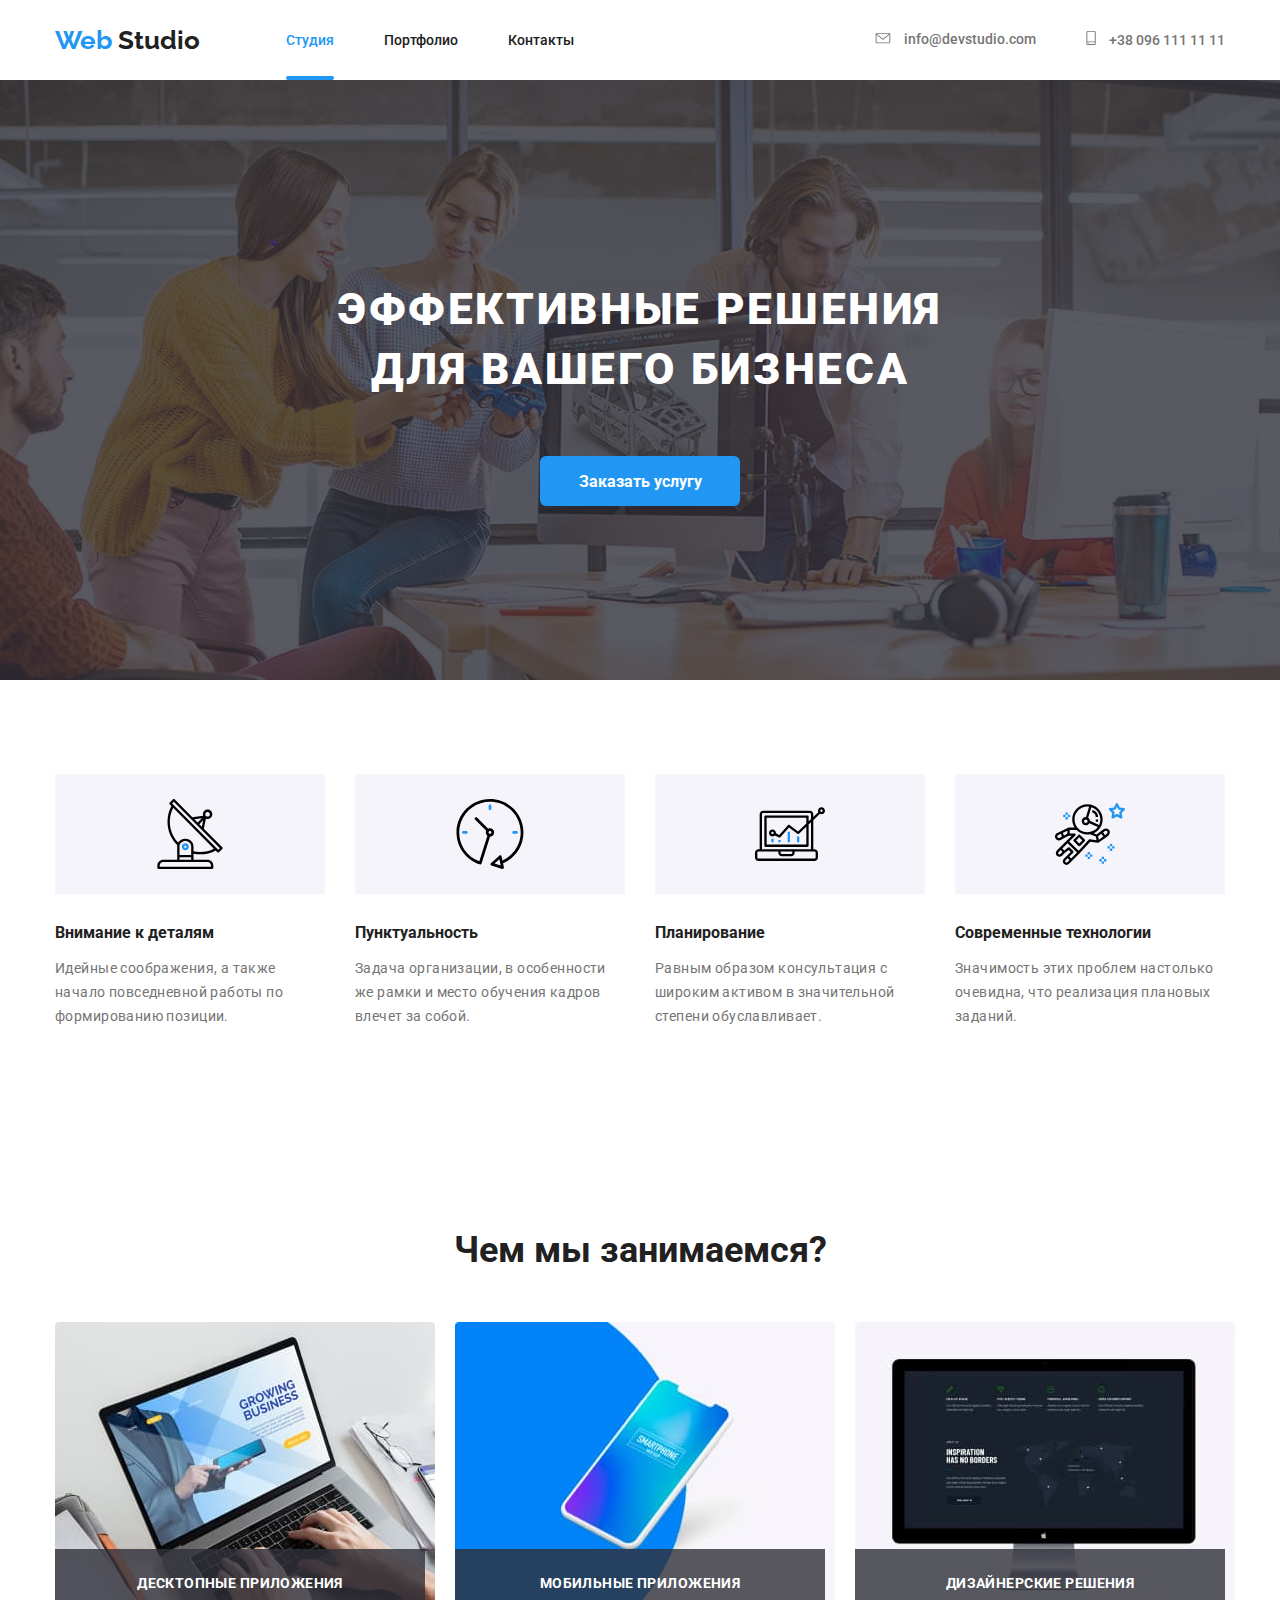
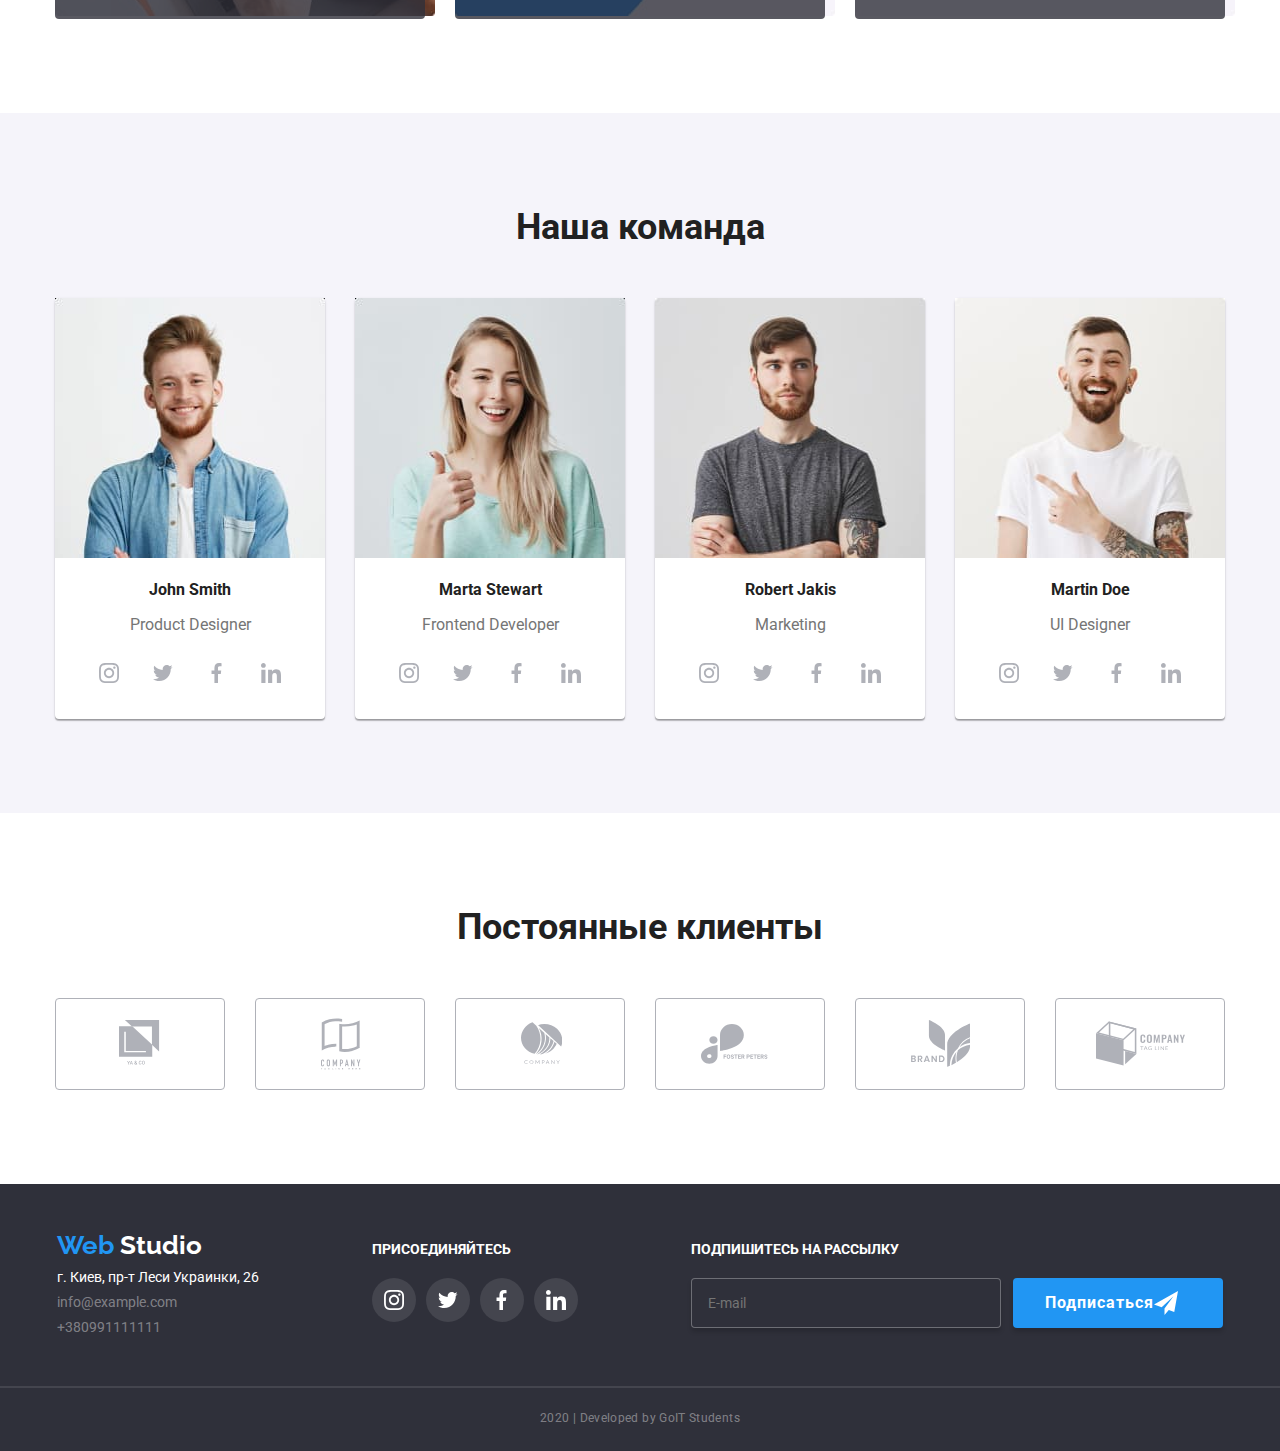
<file: index.html>
<!DOCTYPE html>
<html lang="en">

<head>
  <meta charset="UTF-8" />
  <meta name="viewport" content="width=device-width, initial-scale=1.0" />

  <title>Web Studio</title>
  <link
    href="https://fonts.googleapis.com/css2?family=Raleway:wght@700;900&family=Roboto:wght@400;500;700;900&display=swap"
    rel="stylesheet" />
  <link rel="stylesheet" href="https://cdnjs.cloudflare.com/ajax/libs/modern-normalize/0.6.0/modern-normalize.css">
  <link rel="stylesheet" href="./css/main.min.css" />





</head>

<body>
  <!--ШАПКА сайта-->

  <header class="header-content container">

    <nav class="main-nav">
      <a href="./index.html">
        <span class="logo">Web
          <span class="studio">Studio</span>
        </span>
      </a>

      <ul class="site-nav">
        <li class="item-nav"><a class="nav-option current" href="./index.html">Студия</a></li>
        <li class="item-nav"><a class="nav-option " href="./portfolio.html">Портфолио</a></li>
        <li class="item-nav"><a class="nav-option" href="">Контакты</a></li>
      </ul>
    </nav>

    <ul class="contacts break">
      <li class="header-contact">
        <a class="contact-link" href="mailto:info@devstudio.com">
          <svg class="contact-email">
            <use href="./img/symbol-defs.svg#icon-envelope"></use>
          </svg>
          info@devstudio.com</a>

      <li class="header-contact">

        <a class="contact-link" href="tel:+380961111111">
          <svg class="phone-number">
            <use href="./img/symbol-defs.svg#icon-smartphone"></use>
          </svg>
          +38 096 111 11 11</a>
      </li>

      </li>
    </ul>




  </header>

  <main>



    <section class="section-hero">
      <div class="overlay-image">
        <h1 class="hero-title ">
          эффективные решения <br />
          для вашего бизнеса
        </h1>
        <button class="order-button" data-open-modal>Заказать услугу</button>

      </div>

      <!-- Modalka -->
      <div class="backdrop is-hidden" data-backdrop>
        <div class="modal">

          <form action class="form">
            <b class="disclaimer">Оставьте свои данные, мы вам перезвоним!</b>


            <!-- поле Формы -->
            <div class="form-field">

              <input class="field" type="text" id="name" placeholder=" ">
              <label class="form-label" for="name">Имя</label>
              <svg class="icohead" width="12" height="12">
                <use href="./img/symbol-defs.svg#icon-iconhead"></use>
              </svg>
            </div>

            <!-- поле Формы -->

            <div class="form-field">
              <input class="field" type="tel" name="telephone" placeholder=" " />
              <label class="form-label">Телефон</label>
              <svg class="icohead" width="13" height="13">
                <use href="./img/symbol-defs.svg#icon-iconcall"></use>
              </svg>
            </div>
            <div class="form-field">
              <input class="field" type="email" name="email" placeholder=" " />
              <label class="form-label">
                Почта
              </label>
              <svg class="icohead" width="15" height="12">
                <use href="./img/symbol-defs.svg#icon-iconmail "></use>
              </svg>

            </div>
            <div class="text-field">

              <textarea class="field comment" name="comment" id="comment" rows="8" placeholder=" "></textarea>
              <span class="comment-label">Комментарий</span>
            </div>

            <div class="form-agreement">
              <label for="agreement">
                <input class="checkbox" type="checkbox" name="agreement" id="agreement">
                <svg class="checkbox-icon" width="15" height="15">
                  <use href=""></use>
                </svg>
                <span class="iagree"> Согласен с рассылкой и принимаю&nbsp;<a class="terms-link" href=""> Условия
                    договора</a></span>
              </label>
            </div>



            <button class="send-form" type="submit">Отправить</button>

            <button class="close-button" data-close-modal>

              <svg class="close-icon" width="11" height="11">
                <use href="./img/symbol-defs.svg#icon-close"></use>
              </svg>
            </button>

          </form>

        </div>

      </div>
      <!-- modalka end -->


    </section>




    <!-- central  -->

    <section class="section">
      <div class="container">

        <ul class="advantage-list">
          <li class="adv-item">

            <div class="plus">
              <svg class="advantage-icon" width="70 " height="70">
                <use href="./img/symbol-defs.svg#icon-antenna"></use>
              </svg>
            </div>
            <h3 class="section-title">Внимание к деталям</h3>
            <p class="text-section">
              Идейные соображения, а также начало повседневной работы по формированию позиции.
            </p>
          </li>
          <li class="adv-item">
            <div class="plus">
              <svg class="advantage-icon" width="70" height="70">
                <use href="./img/symbol-defs.svg#icon-clock"></use>
              </svg>
            </div>

            <h3 class="section-title">Пунктуальность</h3>
            <p class="text-section">
              Задача организации, в особенности же рамки и место обучения кадров влечет за собой.
            </p>
          </li>
          <li class="adv-item">
            <div class="plus">
              <svg class="advantage-icon" width="70" height="70">
                <use href="./img/symbol-defs.svg#icon-diagram"></use>
              </svg>
            </div>
            <h3 class="section-title">Планирование</h3>
            <p class="text-section">
              Равным образом консультация с <br />
              широким активом в значительной <br />
              степени обуславливает.
            </p>
          </li>
          <li class="adv-item">
            <div class="plus">
              <svg class="advantage-icon" width="70" height="70">
                <use href="./img/symbol-defs.svg#icon-astronaut"></use>
              </svg>
            </div>
            <h3 class="section-title">Современные технологии</h3>
            <p class="text-section">
              Значимость этих проблем настолько
              очевидна, что реализация плановых
              заданий.
            </p>
          </li>
        </ul>
      </div>
    </section>

    <section class="section">
      <div class="container">
        <h2 class="central-title">Чем мы занимаемся?</h2>
        <ul class="list-work">
          <li class="work-item">
            <img src="./img/occupation1.jpg" alt="desktop apps" />
            <h3 class="products-white">Десктопные приложения</h3>
          </li>
          <li class="work-item">
            <img src="./img/occupation2.jpg" alt="mobile apps" />
            <h3 class="products-white">Мобильные приложения</h3>
          </li>
          <li class="work-item">
            <img src="./img/occupation3.jpg" alt="designer's solution" />
            <h3 class="products-white">Дизайнерские решения</h3>
          </li>
        </ul>
      </div>
    </section>

    <section class="section-team section">

      <div class="container">
        <h2 class="central-title">Наша команда</h2>
        <ul class="team-list">
          <li class="member">
            <img src="./img/chel1.jpg" alt="photo1" />
            <h3 class="member-name">John Smith</h3>
            <p>Product Designer</p>
            <ul class="social-list">
              <li class="social-item">
                <a class="social-option" href="" aria-label="Instagram link">
                  <svg class="icon-social" width="20" height="20">
                    <use href="./img/symbol-defs.svg#icon-instagram2"></use>

                  </svg>
                </a>
              </li>
              <li class="social-item">
                <a class="social-option" href="" aria-label="twitter link">
                  <svg class="icon-social" width="20" height="20">
                    <use href="./img/symbol-defs.svg#icon-twitter"></use>

                  </svg>
                </a>
              </li>
              <li class="social-item">
                <a class="social-option" href="" aria-label="FACEBOOK LINK">
                  <svg class="icon-social" width="20" height="20">
                    <use href="./img/symbol-defs.svg#icon-facebook"></use>

                  </svg>
                </a>
              </li>
              <li class="social-item">
                <a class="social-option" href="" aria-label="lINKEDIN LINK">
                  <svg class="icon-social" width="20" height="20">
                    <use href="./img/symbol-defs.svg#icon-linkedin"></use>

                  </svg>
                </a>
              </li>
            </ul>
          </li>
          <li class="member">
            <img src="./img/chel-2.jpg" alt="photo2" />
            <h3 class="member-name">Marta Stewart</h3>
            <p>Frontend Developer</p>
            <ul class="social-list">
              <li class="social-item">
                <a class="social-option" href="" aria-label="Instagram link">
                  <svg class="icon-social" width="20" height="20">
                    <use href="./img/symbol-defs.svg#icon-instagram2"></use>

                  </svg>
                </a>
              </li>
              <li class="social-item">
                <a class="social-option" href="" aria-label="twitter link">
                  <svg class="icon-social" width="20" height="20">
                    <use href="./img/symbol-defs.svg#icon-twitter"></use>

                  </svg>
                </a>
              </li>
              <li class="social-item">
                <a class="social-option" href="" aria-label="FACEBOOK LINK">
                  <svg class="icon-social" width="20" height="20">
                    <use href="./img/symbol-defs.svg#icon-facebook"></use>

                  </svg>
                </a>
              </li>
              <li class="social-item">
                <a class="social-option" href="" aria-label="lINKEDIN LINK">
                  <svg class="icon-social" width="20" height="20">
                    <use href="./img/symbol-defs.svg#icon-linkedin"></use>

                  </svg>
                </a>
              </li>
            </ul>
          </li>
          <li class="member">
            <img src="./img/chel3.jpg" alt="photo3" />
            <h3 class="member-name">Robert Jakis</h3>
            <p>Marketing</p>
            <ul class="social-list">
              <li class="social-item">
                <a class="social-option" href="" aria-label="Instagram link">
                  <svg class="icon-social" width="20" height="20">
                    <use href="./img/symbol-defs.svg#icon-instagram2"></use>

                  </svg>
                </a>
              </li>
              <li class="social-item">
                <a class="social-option" href="" aria-label="twitter link">
                  <svg class="icon-social" width="20" height="20">
                    <use href="./img/symbol-defs.svg#icon-twitter"></use>

                  </svg>
                </a>
              </li>
              <li class="social-item">
                <a class="social-option" href="" aria-label="FACEBOOK LINK">
                  <svg class="icon-social" width="20" height="20">
                    <use href="./img/symbol-defs.svg#icon-facebook"></use>

                  </svg>
                </a>
              </li>
              <li class="social-item">
                <a class="social-option" href="" aria-label="lINKEDIN LINK">
                  <svg class="icon-social" width="20" height="20">
                    <use href="./img/symbol-defs.svg#icon-linkedin"></use>

                  </svg>
                </a>
              </li>
            </ul>
          </li>
          <li class="member">
            <img src="./img/chel-4.jpg" alt="photo4" />
            <h3 class="member-name">Martin Doe</h3>
            <p>UI Designer</p>
            <ul class="social-list">
              <li class="social-item">
                <a class="social-option" href="" aria-label="Instagram link">
                  <svg class="icon-social" width="20" height="20">
                    <use href="./img/symbol-defs.svg#icon-instagram2"></use>

                  </svg>
                </a>
              </li>
              <li class="social-item">
                <a class="social-option" href="" aria-label="twitter link">
                  <svg class="icon-social" width="20" height="20">
                    <use href="./img/symbol-defs.svg#icon-twitter"></use>

                  </svg>
                </a>
              </li>
              <li class="social-item">
                <a class="social-option" href="" aria-label="FACEBOOK LINK">
                  <svg class="icon-social" width="20" height="20">
                    <use href="./img/symbol-defs.svg#icon-facebook"></use>

                  </svg>
                </a>
              </li>
              <li class="social-item">
                <a class="social-option" href="" aria-label="lINKEDIN LINK">
                  <svg class="icon-social" width="20" height="20">
                    <use href="./img/symbol-defs.svg#icon-linkedin"></use>

                  </svg>
                </a>
              </li>
            </ul>
      </div>

    </section>




    <section class="section">
      <div class="container">
        <h2 class="central-title">Постоянные клиенты</h2>
        <ul class="client-list">
          <li class="client-item">
            <a class="logo-first" href=""><svg class="company-logo" width="44" height="49">
                <use href="./img/symbol-defs.svg#icon-logo1"></use>

              </svg> </a></li>
          <li class="client-item">
            <a class="logo-first" href=""><svg class="company-logo" width="40" height="52">
                <use href="./img/symbol-defs.svg#icon-logo2"></use>

              </svg></a></li>
          <li class="client-item">
            <a class="logo-first" href="">
              <svg class="company-logo" width="41" height="43">
                <use href="./img/symbol-defs.svg#icon-logo3"></use>

              </svg>
            </a>
          </li>
          <li class="client-item">
            <a class="logo-first" href=""><svg class="company-logo" width="80" height="42">
                <use href="./img/symbol-defs.svg#icon-logo4"></use>

              </svg></a>
          </li>
          <li class="client-item">
            <a class="logo-first" href="">
              <svg class="company-logo" width="59" height="47">
                <use href="./img/symbol-defs.svg#icon-logo5"></use>

              </svg>
            </a>
          </li>
          <li class="client-item">
            <a class="logo-first" href="">
              <svg class="company-logo" width="89" height="46">
                <use href="./img/symbol-defs.svg#icon-logo6"></use>

              </svg>
            </a>
          </li>

        </ul>
      </div>
    </section>


  </main>


  <footer>
    <div class="footer-content">
      <div class="logo-address">
        <a class="logo-link" href="./index.html">
          <span class="logo">Web
            <span class="studio-white">Studio</span>
          </span>
        </a>
        <address>
          <span class="address">г. Киев, пр-т Леси Украинки, 26</span>
          <!-- <br /> -->

          <a class="tel-email" href="mailto:info@example.com">info@example.com</a>
          <!-- <br /> -->
          <a class="tel-email" href="tel:+380991111111">+380991111111</a>
        </address>
      </div>
      <!-- check -->

      <div class="footer-social">
        <b class="join">Присоединяйтесь</b>
        <ul class="social-list">
          <li class="footer-item">
            <a class="social-option" href="" aria-label="Instagram link">
              <svg class="footer-svg" width="20" height="20">
                <use href="./img/symbol-defs.svg#icon-instagram2"></use>

              </svg>
            </a>
          </li>
          <li class="footer-item">
            <a class="social-option" href="" aria-label="twitter link">
              <svg class="footer-svg" width="20" height="20">
                <use href="./img/symbol-defs.svg#icon-twitter"></use>

              </svg>
            </a>
          </li>
          <li class="footer-item">
            <a class="social-option" href="" aria-label="FACEBOOK LINK">
              <svg class="footer-svg" width="20" height="20">
                <use href="./img/symbol-defs.svg#icon-facebook"></use>

              </svg>
            </a>
          </li>
          <li class="footer-item">
            <a class="social-option" href="" aria-label="lINKEDIN LINK">
              <svg class="footer-svg" width="20" height="20">
                <use href="./img/symbol-defs.svg#icon-linkedin"></use>

              </svg>
            </a>
          </li>
        </ul>
      </div>

      <div class="footer-subscribe">
        <b class="join">Подпишитесь на рассылку</b>
        <form class="join-form">
          <input class="email-footer" type="email" placeholder="E-mail" />
          <button class="button-join" type="submit">
            Подписаться
            <svg width="24" height="24">
              <use href="./img/symbol-defs.svg#icon-icon-send"></use>
            </svg>
          </button>
        </form>
      </div>
    </div>

    <div class="copyright-div">
      <p class="line"></p>
      <p class="copyright">2020 | Developed by GoIT Students</p>
    </div>


  </footer>

  <script src="./js/modal.js">




  </script>
</body>

</html>
</file>
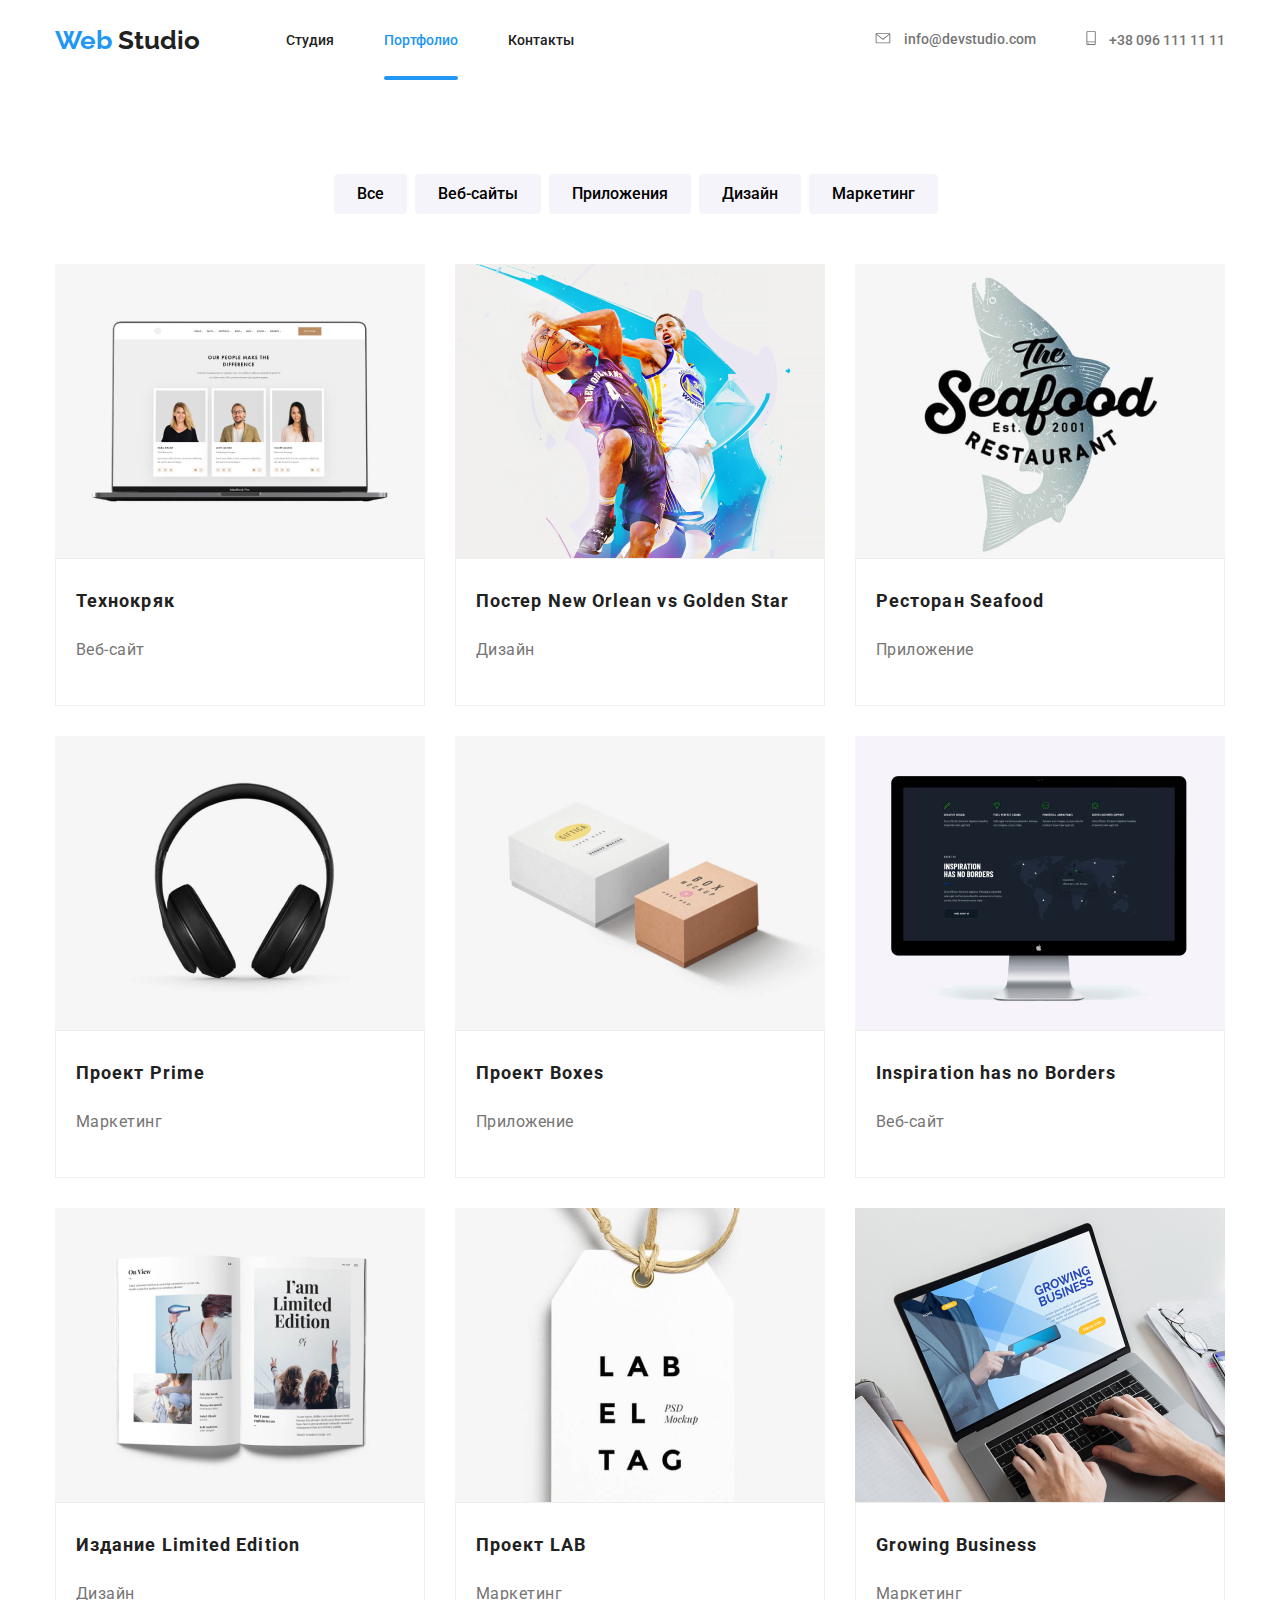
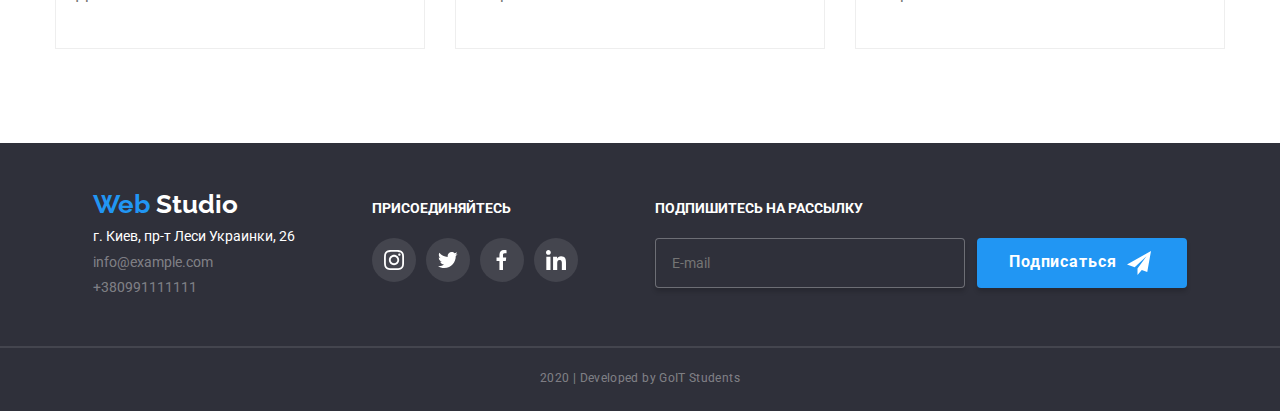
<file: portfolio.html>
<!DOCTYPE html>
<html lang="en">
  <head>
    <meta charset="UTF-8" />
    <meta name="viewport" content="width=device-width, initial-scale=1.0" />
    <title>Portfolio</title>
    <link
    href="https://fonts.googleapis.com/css2?family=Raleway:wght@700;900&family=Roboto:wght@400;500;700;900&display=swap"
    rel="stylesheet"
  />
<link rel="stylesheet" href="https://cdnjs.cloudflare.com/ajax/libs/modern-normalize/0.6.0/modern-normalize.css">
    <link rel="stylesheet" href="./css/profile.min.css" /> 
  </head>
  <body>
    <!--ШАПКА сайта-->
    <header class="header-content container">
    
      <nav class="main-nav">
        <a href="./index.html">
          <span class="logo">Web
            <span class="studio">Studio</span>
          </span>
        </a>
    
        <ul class="site-nav">
          <li class="item-nav"><a class="nav-option " href="./index.html">Студия</a></li>
          <li class="item-nav"><a class="nav-option current" href="./portfolio.html">Портфолио</a></li>
          <li class="item-nav"><a class="nav-option" href="">Контакты</a></li>
        </ul>
      </nav>
    
      <ul class="contacts break">
        <li class="header-contact">
          <a class="contact-link" href="mailto:info@devstudio.com">
            <svg class="contact-email">
              <use href="./img/symbol-defs.svg#icon-envelope"></use>
            </svg>
            info@devstudio.com</a>
    
        <li class="header-contact">
    
          <a class="contact-link" href="tel:+380961111111">
            <svg class="phone-number">
              <use href="./img/symbol-defs.svg#icon-smartphone"></use>
            </svg>
            +38 096 111 11 11</a>
        </li>
    
        </li>
      </ul>
    
    
    
    
    </header>
      <main>
      
        <section class="section">
         <div class="container">
          <ul class="list-buttons">
            <!--radio button-->
            <li class="filter-item">
              <button class="filter-button" type="button">Все</button>
            </li>
            <li class="filter-item">
              <button class="filter-button" type="button">Веб-сайты</button>
            </li>
  
            <li class="filter-item">
              <button class="filter-button" type="button">Приложения</button>
            </li>
            <li class="filter-item">
              <button class="filter-button" type="button">Дизайн</button>
            </li>
            <li class="filter-item">
              <button class="filter-button" type="button">Маркетинг</button>
            </li>
          </ul>
  
            <ul class="list-portfolio">
              <li class="portfolio-item">
                <a href="">
                <div class="overlay">
                  <img class="image-portfolio" src="./img/portfolio1.jpg" width="370" alt="portfolio-image">
                  <p class="content-text">Технокряк это современная площадка распространения коронавируса.
                    Компании используют эту платформу для цифрового шпионажа и атак на защищённые сервера конкурентов.
                  </p>
                </div>
                <div class="block">
                  <h3 class="portfolio-heading">Технокряк</h3>
                  <p class="port-text">Веб-сайт</p>
                </div>
                </a>
              </li>
              <li class="portfolio-item">
                <a href="">
                  <div class="overlay">
                  <img class="image-portfolio"  src="./img/portfolio2.jpg" width="370" alt="Sport" />
                  <p class="content-text">Технокряк это современная площадка распространения коронавируса.
                    Компании используют эту платформу для цифрового шпионажа и атак на защищённые сервера конкурентов.
                  </p>
                </div>
                <div class="block">
                  <h3  class="portfolio-heading">Постер New Orlean vs Golden Star</h3>
                  <p class="port-text">Дизайн</p>
                  </div></a
                >
              </li>
              <li class="portfolio-item">
                <a href=""
                  >
                  <div class="overlay">
                    <img class="image-portfolio"  src="./img/portfolio3.jpg" width="370" alt="Seafood" />
                  <p class="content-text">Технокряк это современная площадка распространения коронавируса.
                    Компании используют эту платформу для цифрового шпионажа и атак на защищённые сервера конкурентов.
                  </p>
                </div>
                <div class="block">
                  <h3  class="portfolio-heading">Ресторан Seafood</h3>
                  <p class="port-text">Приложение</p>
                </div> 
                </a
                >
              </li>
              <li class="portfolio-item">
                <a href="">
                  <div class="overlay">
                    <img class="image-portfolio"  src="./img/portfolio4.jpg" width="370"  alt="headset" />
                    <p class="content-text">Технокряк это современная площадка распространения коронавируса.
                      Компании используют эту платформу для цифрового шпионажа и атак на защищённые сервера конкурентов.
                    </p>
                   
                  </div>
                  <div class="block">
                    <h3  class="portfolio-heading">Проект Prime</h3>
                  <p class="port-text">Маркетинг</p>
                  </div>
                  </a
                >
              </li>
              <li class="portfolio-item">
                <a href="">
                  <div class="overlay">
                    <img  class="image-portfolio" src="./img/portfolio5.jpg" width="370" alt="boxes" />
                  <p class="content-text">Технокряк это современная площадка распространения коронавируса.
                    Компании используют эту платформу для цифрового шпионажа и атак на защищённые сервера конкурентов.
                  </p>
                  </div>
                  <div class="block">
                    <h3  class="portfolio-heading">Проект Boxes</h3>
                  <p  class="port-text">Приложение</p>
                  </div>

                </a>
              </li>
              <li class="portfolio-item">
                <a href="">
                  <div class="overlay">
                    <img  class="image-portfolio" src="./img/portfolio6.jpg" width="370" alt="screen" />
                  <p class="content-text">Технокряк это современная площадка распространения коронавируса.
                    Компании используют эту платформу для цифрового шпионажа и атак на защищённые сервера конкурентов.
                  </p>
                  </div>
                  <div class="block">
                    <h3  class="portfolio-heading">Inspiration has no Borders</h3>
                  <p  class="port-text">Веб-сайт</p>
                  </div>
                </a>
              </li>
              <li class="portfolio-item">
                <a href="">
                  <div class="overlay">
                    <img  class="image-portfolio" src="./img/portfolio7.jpg" width="370" alt="magazines" />
                  <p class="content-text">Технокряк это современная площадка распространения коронавируса.
                    Компании используют эту платформу для цифрового шпионажа и атак на защищённые сервера конкурентов.
                  </p>
                  </div>
                 <div class="block">
                  <h3  class="portfolio-heading">Издание Limited Edition</h3>
                  <p  class="port-text">Дизайн</p>
                 </div>
                </a>
              </li>
              <li class="portfolio-item">
                <a href="">
                  <div class="overlay">
                    <img  class="image-portfolio" src="./img/portfolio8.jpg" width="370" alt="project-lab" />
                  <p class="content-text">Технокряк это современная площадка распространения коронавируса.
                    Компании используют эту платформу для цифрового шпионажа и атак на защищённые сервера конкурентов.
                  </p>
                  </div>
                  <div class="block">
                    <h3  class="portfolio-heading">Проект LAB</h3>
                  <p  class="port-text">Маркетинг</p>
                  </div>
                </a>
              </li>
              <li class="portfolio-item">
                <a href="">
                  <div class="overlay">
                    <img  class="image-portfolio" src="./img/portfolio9.jpg" width="370"   alt="lap-top" />
                  <p class="content-text">Технокряк это современная площадка распространения коронавируса.
                    Компании используют эту платформу для цифрового шпионажа и атак на защищённые сервера конкурентов.
                  </p>
                  </div>
                  <div class="block">
                    <h3  class="portfolio-heading">Growing Business</h3>
                  <p class="port-text">Маркетинг</p>
                  </div>
                </a>
              </li>
            </ul>
         </div>
          </section>
      
        
      
    </main> 
    <footer>
      <div class="footer-content container">
  <div class="logo-address">
    <a class="logo-link" href="./index.html">
      <span class="logo"
        >Web
        <span class="studio-white">Studio</span>
      </span>
    </a>
    <address >
      <span class="address">г. Киев, пр-т Леси Украинки, 26</span>
      <!-- <br /> -->

      <a class="tel-email" href="mailto:info@example.com"
        >info@example.com</a
      >
      <!-- <br /> -->
      <a class="tel-email" href="tel:+380991111111">+380991111111</a>
    </address>
  </div>
  <!-- check -->

  <div class="footer-social">
    <b class="join">Присоединяйтесь</b>
    <ul class="social-list">
      <li class="footer-item">
        <a class="social-option" href="" aria-label="Instagram link">
         <svg class="footer-svg" width="20" height="20">
          <use href="./img/symbol-defs.svg#icon-instagram2"></use>

         </svg>
        </a>
      </li>
      <li  class="footer-item">
        <a  class="social-option" href="" aria-label="twitter link">
          <svg class="footer-svg" width="20" height="20">
            <use href="./img/symbol-defs.svg#icon-twitter"></use>

           </svg>         
        </a>
      </li>
      <li  class="footer-item">
        <a  class="social-option" href="" aria-label="FACEBOOK LINK">
          <svg class="footer-svg" width="20" height="20">
            <use href="./img/symbol-defs.svg#icon-facebook"></use>

           </svg>      
        </a>
      </li>
      <li  class="footer-item">
        <a  class="social-option" href="" aria-label="lINKEDIN LINK">
          <svg class="footer-svg" width="20" height="20">
            <use href="./img/symbol-defs.svg#icon-linkedin"></use>

           </svg>       
        </a>
      </li>
    </ul>
  </div>

  <div class="footer-subscribe">
    <b class="join">Подпишитесь на рассылку</b>
    <form class="join-form">
      <input class="email-footer" type="email" placeholder="E-mail" />
    <button class="button-join" type="submit">          
      Подписаться
      <svg class="join-svg" width="24" height="24">
        <use href="./img/symbol-defs.svg#icon-icon-send"></use>
      </svg>
    </button>
    </form>
  </div>
 </div>

 <div class="copyright-div">
  <p class="line"></p>
  <p class="copyright">2020 | Developed by GoIT Students</p>
 </div>


</footer>
  
  </body>
</html>
</file>
<file: css/main.min.css>
/*! modern-normalize v0.6.0 | MIT License | https://github.com/sindresorhus/modern-normalize */*,*::before,*::after{-webkit-box-sizing:border-box;box-sizing:border-box}:root{-moz-tab-size:4;-o-tab-size:4;tab-size:4}html{line-height:1.15;-webkit-text-size-adjust:100%}body{margin:0}body{font-family:system-ui,-apple-system,"Segoe UI",Roboto,Helvetica,Arial,sans-serif,"Apple Color Emoji","Segoe UI Emoji"}hr{height:0}abbr[title]{-webkit-text-decoration:underline dotted;text-decoration:underline dotted}b,strong{font-weight:bolder}code,kbd,samp,pre{font-family:SFMono-Regular, Consolas, "Liberation Mono", Menlo, monospace;font-size:1em}small{font-size:80%}sub,sup{font-size:75%;line-height:0;position:relative;vertical-align:baseline}sub{bottom:-0.25em}sup{top:-0.5em}button,input,optgroup,select,textarea{font-family:inherit;font-size:100%;line-height:1.15;margin:0}button,select{text-transform:none}button,[type="button"],[type="reset"],[type="submit"]{-webkit-appearance:button}button::-moz-focus-inner,[type="button"]::-moz-focus-inner,[type="reset"]::-moz-focus-inner,[type="submit"]::-moz-focus-inner{border-style:none;padding:0}button:-moz-focusring,[type="button"]:-moz-focusring,[type="reset"]:-moz-focusring,[type="submit"]:-moz-focusring{outline:1px dotted ButtonText}fieldset{padding:0.35em 0.75em 0.625em}legend{padding:0}progress{vertical-align:baseline}[type="number"]::-webkit-inner-spin-button,[type="number"]::-webkit-outer-spin-button{height:auto}[type="search"]{-webkit-appearance:textfield;outline-offset:-2px}[type="search"]::-webkit-search-decoration{-webkit-appearance:none}::-webkit-file-upload-button{-webkit-appearance:button;font:inherit}summary{display:list-item}html,body,ul,ol{margin:0;padding:0}ul{margin:0;padding:0;list-style:none}a{list-style:none;text-decoration:none;margin:0;padding:0;display:block;cursor:pointer;margin:0}html{margin:0;padding:0;-webkit-box-sizing:border-box;box-sizing:border-box}*,*::before,*::after{-webkit-box-sizing:inherit;box-sizing:inherit}body{background-color:var(--main-bg-color);font-size:14px;background:var(--main-bg-color);font-family:Roboto, sans-serif}h1,h2,h3{color:#212121;margin:0;padding:0}.logo{color:#2196f3;font-family:Raleway,sans-serif,sans-serif;font-style:normal;font-weight:bold;font-size:26px;line-height:31px;width:153px;height:1.19;margin-bottom:25px}.studio{color:#212121}.logo-address{margin-top:45px;margin-bottom:28px}.logo-link{margin-bottom:8px}.studio-white{color:#fff}.section{padding-bottom:94px;padding-top:94px}.container{margin-left:auto;margin-right:auto;width:1200px;padding-left:15px;padding-right:15px}.header-content{display:-webkit-box;display:-ms-flexbox;display:flex}.main-nav{display:-webkit-box;display:-ms-flexbox;display:flex;-webkit-box-align:center;-ms-flex-align:center;align-items:center}.site-nav{font-family:Roboto,sans-serif,sans-serif;font-style:normal;font-weight:500;font-size:14px;list-style:none;display:-webkit-box;display:-ms-flexbox;display:flex;margin-left:86px}.item-nav{margin-right:50px}.item-nav:last-child{margin-right:0}.nav-option{color:#212121;display:inline-block;padding-top:32px;padding-bottom:32px;position:relative}.nav-option:hover,.nav-option:focus{color:#2196f3}.current{color:#2196f3;position:relative}.current:after{content:"";position:absolute;bottom:0;right:0;display:block;width:100%;height:4px;background:#2196f3;border-radius:2px;opacity:1;-webkit-transition:opacity 250ms cubic-bezier(0.4, 0, 0.2, 1);transition:opacity 250ms cubic-bezier(0.4, 0, 0.2, 1)}.contacts{display:-webkit-inline-box;display:-ms-inline-flexbox;display:inline-flex;margin-left:auto;-webkit-box-align:center;-ms-flex-align:center;align-items:center}.contacts .header-contact+.header-contact{margin-left:50px}.break{padding:0;list-style:none;text-decoration:none}.contact-link{display:block;color:#757575;font-style:normal;font-weight:500;font-size:14px;line-height:1.14;text-decoration:none;list-style:none}.contact-link:hover,.contact-link:focus{color:#2196f3}.contact-link:hover,.contact-link:focus .contact-email{--color4: $accent-color}.contact-link:hover,.contact-link:focus .phone-number{--color4: $accent-color}.header-contact{display:-webkit-box;display:-ms-flexbox;display:flex}.contact-email{display:inline-block;width:16px;height:11px;margin-right:10px;fill:#2196f3}.phone-number{display:inline-block;width:10px;height:14px;margin-right:10px;fill:#2196f3}.section-hero{text-align:center}.overlay-image{max-width:1600px;height:600px;margin-right:auto;margin-left:auto;background-image:-webkit-gradient(linear, left top, right top, from(rgba(47,48,58,0.8)), to(rgba(47,48,58,0.8))),url(../img/Headerimg.png);background-image:linear-gradient(to right, rgba(47,48,58,0.8), rgba(47,48,58,0.8)),url(../img/Headerimg.png);background-repeat:no-repeat;background-position:center;background-size:cover}.hero-title{margin-bottom:56px;padding-top:200px;text-transform:uppercase;font-weight:900;font-size:44px;line-height:1.36;letter-spacing:0.06em;color:#fff}.order-button{display:inline-block;border:1px solid transparent;border-radius:6px;width:200px;height:50px;padding:10px 32px;color:#fff;background:#2196f3;font-size:16px;line-height:1.87;font-weight:bold;outline:none}.advantage-list{display:-webkit-box;display:-ms-flexbox;display:flex;text-decoration:none;list-style:none;-webkit-box-pack:center;-ms-flex-pack:center;justify-content:center}.adv-item{width:calc((100% - 90px) / 4);display:block;-webkit-box-sizing:border-box;box-sizing:border-box;margin-right:30px;text-align:center;-webkit-box-pack:center;-ms-flex-pack:center;justify-content:center}.adv-item:last-child{margin-right:0}.plus{width:270px;height:120px;background-color:#f5f4fa;margin-bottom:30px;display:-webkit-box;display:-ms-flexbox;display:flex;-webkit-box-align:center;-ms-flex-align:center;align-items:center;-webkit-box-pack:center;-ms-flex-pack:center;justify-content:center}.advantage-icon:hover{fill:#2196f3;cursor:pointer}.section-title{text-align:left;margin-bottom:10px}.text-section{text-align:left;color:#757575;font-family:Roboto,sans-serif;font-style:normal;font-size:14px;line-height:1.7;letter-spacing:0.03em}.central-title{font-size:36px;-ms-flex-line-pack:center;align-content:center;text-align:center;margin-bottom:50px}.list-work{display:-webkit-box;display:-ms-flexbox;display:flex;-ms-flex-wrap:nowrap;flex-wrap:nowrap;list-style:none;-webkit-box-pack:center;-ms-flex-pack:center;justify-content:center}.work-item{position:relative;margin-right:30px;width:calc((100% - 60px) / 3);display:block}.work-item:last-child{margin-right:0}.image-section{width:370px;height:294px}.products-white{color:#fff;font-size:14px;text-transform:uppercase;letter-spacing:0.03em;background:rgba(47,48,58,0.8);border-radius:0px 0px 4px 4px;height:70px;line-height:1.1;padding-bottom:27px;padding-top:27px;margin:0px;position:absolute;bottom:0%;left:0%;display:block;text-align:center;white-space:nowrap;width:370px}.central-title{font-size:36px;-ms-flex-line-pack:center;align-content:center;text-align:center;margin-bottom:50px}.section-team{background:#f5f4fa;padding-left:auto;padding-right:auto}.team-list{display:-webkit-box;display:-ms-flexbox;display:flex;-ms-flex-wrap:nowrap;flex-wrap:nowrap;list-style:none;-webkit-box-pack:center;-ms-flex-pack:center;justify-content:center}.member{display:block;width:calc((100% - 90px) / 4);margin-right:30px;background-color:#fff;-webkit-box-shadow:0px 2px 1px rgba(0,0,0,0.2),0px 1px 1px rgba(0,0,0,0.14),0px 1px 3px rgba(0,0,0,0.12);box-shadow:0px 2px 1px rgba(0,0,0,0.2),0px 1px 1px rgba(0,0,0,0.14),0px 1px 3px rgba(0,0,0,0.12);border-radius:4px}.member:last-child{margin-right:0}.member .member-name{text-align:center;margin-top:20px;margin-bottom:10px}.member p{text-align:center;margin-bottom:16px;font-size:16px;color:#757575}.member img{width:270px;height:260px}.social-list{display:-webkit-box;display:-ms-flexbox;display:flex;list-style:none;-webkit-box-pack:center;-ms-flex-pack:center;justify-content:center;margin-bottom:24px}.social-list:last-child{margin-right:0px}.social-list .social-item:not(:last-child){margin-right:10px}.social-option{width:44px;height:44px;border-radius:50%;display:-webkit-box;display:-ms-flexbox;display:flex;-webkit-box-align:center;-ms-flex-align:center;align-items:center;-webkit-box-pack:center;-ms-flex-pack:center;justify-content:center;cursor:pointer;fill:#fff;background-color:rgba(255,255,255,0.1);border-radius:50%;-webkit-transition:background-color 250ms cubic-bezier(0.4, 0, 0.2, 1);transition:background-color 250ms cubic-bezier(0.4, 0, 0.2, 1)}.social-option .social-option .icon-social{--color5: $social-color}.social-option:hover,.social-option:focus{color:#fff;border-radius:50%;background-color:#2196f3}.social-option:hover,.social-option:focus .icon-social{--color5: $bg-color}.client-list{display:-webkit-box;display:-ms-flexbox;display:flex;list-style:none;-webkit-box-pack:center;-ms-flex-pack:center;justify-content:center}.client-item{margin-right:30px;width:calc((100% - 150px) / 6);border:1px solid #afb1b8;border-radius:4px}.client-item:last-child{margin-right:0px}.client-item:hover,.client-item:focus{border:1px solid #2196f3;border-radius:4px}.logo-first{min-width:170px;height:90px;fill:#afb1b8;border-radius:4px;display:-webkit-box;display:-ms-flexbox;display:flex;-webkit-box-pack:center;-ms-flex-pack:center;justify-content:center;-webkit-box-align:center;-ms-flex-align:center;align-items:center;cursor:pointer}.logo-first:hover .company-logo{fill:#2196f3;cursor:pointer}.logo-first:focus .company-logo{fill:#2196f3;cursor:pointer}.company-logo{fill:#afb1b8}footer{background-color:#2f303a}.footer-content{display:-webkit-box;display:-ms-flexbox;display:flex;-ms-flex-pack:distribute;justify-content:space-around;-webkit-box-align:baseline;-ms-flex-align:baseline;align-items:baseline}.address{display:block;color:#fff;font-size:14px;font-style:normal;margin-bottom:9px}.tel-email{display:block;color:rgba(255,255,255,0.4);text-decoration:none;font-style:normal;margin-bottom:9px}.footer-social{margin-top:56px}.social-list{display:-webkit-box;display:-ms-flexbox;display:flex;list-style:none;-webkit-box-pack:center;-ms-flex-pack:center;justify-content:center;margin-bottom:24px}.social-list:last-child{margin-right:0px}.social-list .social-item:not(:last-child){margin-right:10px}.footer-item{display:-webkit-box;display:-ms-flexbox;display:flex;-webkit-box-pack:center;-ms-flex-pack:center;justify-content:center;-webkit-box-align:center;-ms-flex-align:center;align-items:center}.footer-item:not(:last-child){margin-right:10px}.footer-item:hover,.footer-item:focus{background-color:#2196f3;border-radius:50%;-webkit-transition:background-color 250ms cubic-bezier(0.4, 0, 0.2, 1);transition:background-color 250ms cubic-bezier(0.4, 0, 0.2, 1)}.social-option{width:44px;height:44px;border-radius:50%;display:-webkit-box;display:-ms-flexbox;display:flex;-webkit-box-align:center;-ms-flex-align:center;align-items:center;-webkit-box-pack:center;-ms-flex-pack:center;justify-content:center;cursor:pointer;fill:#fff;background-color:rgba(255,255,255,0.1);border-radius:50%;-webkit-transition:background-color 250ms cubic-bezier(0.4, 0, 0.2, 1);transition:background-color 250ms cubic-bezier(0.4, 0, 0.2, 1)}.social-option:hover{color:#fff;border-radius:50%;background-color:#2196f3}.social-option:focus{color:#fff;border-radius:50%;background-color:#2196f3}.footer-svg{--color5: $bg-color}.footer-subscribe{margin-top:57px}.button-join{display:-webkit-box;display:-ms-flexbox;display:flex;-webkit-box-align:center;-ms-flex-align:center;align-items:center;width:210px;height:50px;margin-left:12px;padding:10px 32px;border-radius:4px;color:#fff;background-color:#2196f3;-webkit-box-shadow:0px 4px 4px rgba(0,0,0,0.15);box-shadow:0px 4px 4px rgba(0,0,0,0.15);text-decoration:none;font-weight:700;font-size:16px;line-height:1.88;letter-spacing:0.06em;overflow:hidden;border-style:none;cursor:pointer}.join{display:block;color:#fff;font-size:14px;text-transform:uppercase;margin-bottom:21px}.join-form{display:-webkit-box;display:-ms-flexbox;display:flex}.email-footer{display:inline-block;min-width:310px;height:50px;padding:15px 16px;border:1px solid rgba(255,255,255,0.3);-webkit-box-shadow:0px 4px 4px rgba(0,0,0,0.15);box-shadow:0px 4px 4px rgba(0,0,0,0.15);border-radius:4px;color:#fff;background-color:#2f303a;outline:none}.join-svg{margin-left:10px;fill:#fff}.line{border:1px solid rgba(255,255,255,0.1);margin-bottom:18px}.copyright{font-weight:400;font-size:12px;line-height:2;text-align:center;letter-spacing:0.03em;color:rgba(255,255,255,0.4);border-top-width:3px;margin-bottom:0;padding-bottom:21px}.backdrop{position:fixed;top:0;left:0;width:100%;height:100%;background-color:rgba(0,0,0,0.2);z-index:100}.is-hidden{opacity:0;pointer-events:none}.modal{z-index:9999;position:absolute;display:-webkit-inline-box;display:-ms-inline-flexbox;display:inline-flex;-webkit-box-orient:vertical;-webkit-box-direction:normal;-ms-flex-direction:column;flex-direction:column;top:50%;left:50%;min-width:528px;min-height:581px;padding:40px;background-color:#fff;-webkit-box-shadow:0px 2px 1px rgba(0,0,0,0.2),0px 1px 1px rgba(0,0,0,0.14),0px 1px 3px rgba(0,0,0,0.12);box-shadow:0px 2px 1px rgba(0,0,0,0.2),0px 1px 1px rgba(0,0,0,0.14),0px 1px 3px rgba(0,0,0,0.12);border-radius:4px;-webkit-transform:translate(-50%, -50%) scale(1);transform:translate(-50%, -50%) scale(1);opacity:1;-webkit-transition:-webkit-transform 250ms cubic-bezier(0.4, 0, 0.2, 1);transition:-webkit-transform 250ms cubic-bezier(0.4, 0, 0.2, 1);transition:transform 250ms cubic-bezier(0.4, 0, 0.2, 1);transition:transform 250ms cubic-bezier(0.4, 0, 0.2, 1), -webkit-transform 250ms cubic-bezier(0.4, 0, 0.2, 1)}.form{margin:0}.form-field{margin-bottom:28px;position:relative;-webkit-box-sizing:border-box;box-sizing:border-box;height:40px;max-width:448px}.close-button{position:absolute;top:0;right:0;-webkit-transform:translate(-8px, 8px);transform:translate(-8px, 8px);display:-webkit-box;display:-ms-flexbox;display:flex;-webkit-box-pack:center;-ms-flex-pack:center;justify-content:center;-webkit-box-align:center;-ms-flex-align:center;align-items:center;width:30px;height:30px;border-radius:25px;border-style:none;background-color:#fff;-webkit-box-shadow:0px 2px 1px rgba(0,0,0,0.2),0px 1px 1px rgba(0,0,0,0.14),0px 1px 3px rgba(0,0,0,0.12);box-shadow:0px 2px 1px rgba(0,0,0,0.2),0px 1px 1px rgba(0,0,0,0.14),0px 1px 3px rgba(0,0,0,0.12);cursor:pointer;outline:none}.close-button:focus{border:1px solid #2196f3}.close-icon{width:11px;height:11px;fill:#212121;background-color:#fff}.close-button:focus .close-icon{fill:#2196f3}.disclaimer{display:block;width:448px;text-align:center;font-style:normal;line-height:1.15;letter-spacing:0.03em;color:#212121;font-weight:bold;font-size:20px;margin-bottom:30px}.field{width:100%;margin:0;padding:12px 42px;border:1px solid rgba(33,33,33,0.2);border-radius:4px;-webkit-appearance:none;outline-style:none;outline:0px;-webkit-box-sizing:border-box;box-sizing:border-box}.field:focus-within{border-color:#2196f3}.field:focus-within+.form-label{-webkit-transform:translate(-21px, -18px);transform:translate(-21px, -18px);color:#2196f3}.field:not(:placeholder-shown)+.form-label{-webkit-transform:translate(-21px, -18px);transform:translate(-21px, -18px);color:#2196f3}.field:focus-within+.comment-label{-webkit-transform:translateY(-18px);transform:translateY(-18px);color:#2196f3}.field:not(:placeholder-shown)+.comment-label{-webkit-transform:translateY(-18px);transform:translateY(-18px);color:#2196f3}.field:focus-within ~ .icohead{fill:#2196f3}.form-label{position:absolute;display:inline-block;top:0px;left:42px;margin-bottom:0;font-size:14px;letter-spacing:0.01em;-webkit-transform:translate(0px, 12px);transform:translate(0px, 12px);-webkit-transition:-webkit-transform 250ms cubic-bezier(0.4, 0, 0.2, 1);transition:-webkit-transform 250ms cubic-bezier(0.4, 0, 0.2, 1);transition:transform 250ms cubic-bezier(0.4, 0, 0.2, 1);transition:transform 250ms cubic-bezier(0.4, 0, 0.2, 1), -webkit-transform 250ms cubic-bezier(0.4, 0, 0.2, 1);color:#757575}.icohead{position:absolute;top:50%;left:14px;-webkit-transform:translateY(-50%);transform:translateY(-50%);fill:currentColor}.icohead:focus-within ~ .icohead{fill:#2196f3}.text-field{margin-bottom:20px;position:relative;-webkit-box-sizing:border-box;box-sizing:border-box}.comment{left:0px;resize:none}.comment:focus-within{border-color:#2196f3}.comment-label{position:absolute;display:inline-block;top:0px;left:12px;margin-bottom:0;font-size:14px;letter-spacing:0.01em;-webkit-transform:translate(0px, 12px);transform:translate(0px, 12px);-webkit-transition:-webkit-transform 250ms cubic-bezier(0.4, 0, 0.2, 1);transition:-webkit-transform 250ms cubic-bezier(0.4, 0, 0.2, 1);transition:transform 250ms cubic-bezier(0.4, 0, 0.2, 1);transition:transform 250ms cubic-bezier(0.4, 0, 0.2, 1), -webkit-transform 250ms cubic-bezier(0.4, 0, 0.2, 1);color:#757575}.form-agreement{display:-webkit-box;display:-ms-flexbox;display:flex;-webkit-box-pack:center;-ms-flex-pack:center;justify-content:center;margin-bottom:30px;text-align:center}.form-agreement label{display:-webkit-box;display:-ms-flexbox;display:flex;-webkit-box-align:center;-ms-flex-align:center;align-items:center;cursor:pointer;-ms-flex-wrap:nowrap;flex-wrap:nowrap;width:400px}.iagree{display:-webkit-box;display:-ms-flexbox;display:flex;-ms-flex-wrap:nowrap;flex-wrap:nowrap;line-height:1.71;letter-spacing:0.03em;color:#757575;font-size:14px;font-style:normal}.checkbox{position:absolute;width:1px;height:1px;margin:-1px;border:0px;padding:0px;clip:rect(0 0 0 0);overflow:hidden}.checkbox-icon{margin-right:7px;border:2px solid #212121;border-radius:2px;fill:transparent;cursor:pointer}.checkbox:checked+.checkbox-icon{background-origin:border-box;background-color:#2196f3;border-color:transparent;background-image:url(../img/iconcheck.svg);background-size:contain;border:none}.terms-link{color:#2196f3;text-decoration:underline}.send-form{width:200px;height:50px;padding:10px 55px;margin-left:auto;margin-right:auto;color:#fff;background-color:#2196f3;-webkit-box-shadow:0px 4px 4px rgba(0,0,0,0.15);box-shadow:0px 4px 4px rgba(0,0,0,0.15);border-style:none;border-radius:4px;font-weight:bold;font-size:16px;line-height:1.88;letter-spacing:0.06em;cursor:pointer;outline-style:none}.send-form:hover,.send-form:focus{cursor:pointer}
/*# sourceMappingURL=main.min.css.map */
</file>
<file: css/profile.min.css>
/*! modern-normalize v0.6.0 | MIT License | https://github.com/sindresorhus/modern-normalize */*,*::before,*::after{-webkit-box-sizing:border-box;box-sizing:border-box}:root{-moz-tab-size:4;-o-tab-size:4;tab-size:4}html{line-height:1.15;-webkit-text-size-adjust:100%}body{margin:0}body{font-family:system-ui,-apple-system,"Segoe UI",Roboto,Helvetica,Arial,sans-serif,"Apple Color Emoji","Segoe UI Emoji"}hr{height:0}abbr[title]{-webkit-text-decoration:underline dotted;text-decoration:underline dotted}b,strong{font-weight:bolder}code,kbd,samp,pre{font-family:SFMono-Regular, Consolas, "Liberation Mono", Menlo, monospace;font-size:1em}small{font-size:80%}sub,sup{font-size:75%;line-height:0;position:relative;vertical-align:baseline}sub{bottom:-0.25em}sup{top:-0.5em}button,input,optgroup,select,textarea{font-family:inherit;font-size:100%;line-height:1.15;margin:0}button,select{text-transform:none}button,[type="button"],[type="reset"],[type="submit"]{-webkit-appearance:button}button::-moz-focus-inner,[type="button"]::-moz-focus-inner,[type="reset"]::-moz-focus-inner,[type="submit"]::-moz-focus-inner{border-style:none;padding:0}button:-moz-focusring,[type="button"]:-moz-focusring,[type="reset"]:-moz-focusring,[type="submit"]:-moz-focusring{outline:1px dotted ButtonText}fieldset{padding:0.35em 0.75em 0.625em}legend{padding:0}progress{vertical-align:baseline}[type="number"]::-webkit-inner-spin-button,[type="number"]::-webkit-outer-spin-button{height:auto}[type="search"]{-webkit-appearance:textfield;outline-offset:-2px}[type="search"]::-webkit-search-decoration{-webkit-appearance:none}::-webkit-file-upload-button{-webkit-appearance:button;font:inherit}summary{display:list-item}html,body,ul,ol{margin:0;padding:0}ul{margin:0;padding:0;list-style:none}a{list-style:none;text-decoration:none;margin:0;padding:0;display:block;cursor:pointer;margin:0}html{margin:0;padding:0;-webkit-box-sizing:border-box;box-sizing:border-box}*,*::before,*::after{-webkit-box-sizing:inherit;box-sizing:inherit}body{background-color:var(--main-bg-color);font-size:14px;background:var(--main-bg-color);font-family:Roboto, sans-serif}h1,h2,h3{color:#212121;margin:0;padding:0}.logo{color:#2196f3;font-family:Raleway,sans-serif,sans-serif;font-style:normal;font-weight:bold;font-size:26px;line-height:31px;width:153px;height:1.19;margin-bottom:25px}.studio{color:#212121}.logo-address{margin-top:45px;margin-bottom:28px}.logo-link{margin-bottom:8px}.studio-white{color:#fff}.section{padding-bottom:94px;padding-top:94px}.container{margin-left:auto;margin-right:auto;width:1200px;padding-left:15px;padding-right:15px}.header-content{display:-webkit-box;display:-ms-flexbox;display:flex}.main-nav{display:-webkit-box;display:-ms-flexbox;display:flex;-webkit-box-align:center;-ms-flex-align:center;align-items:center}.site-nav{font-family:Roboto,sans-serif,sans-serif;font-style:normal;font-weight:500;font-size:14px;list-style:none;display:-webkit-box;display:-ms-flexbox;display:flex;margin-left:86px}.item-nav{margin-right:50px}.item-nav:last-child{margin-right:0}.nav-option{color:#212121;display:inline-block;padding-top:32px;padding-bottom:32px;position:relative}.nav-option:hover,.nav-option:focus{color:#2196f3}.current{color:#2196f3;position:relative}.current:after{content:"";position:absolute;bottom:0;right:0;display:block;width:100%;height:4px;background:#2196f3;border-radius:2px;opacity:1;-webkit-transition:opacity 250ms cubic-bezier(0.4, 0, 0.2, 1);transition:opacity 250ms cubic-bezier(0.4, 0, 0.2, 1)}.contacts{display:-webkit-inline-box;display:-ms-inline-flexbox;display:inline-flex;margin-left:auto;-webkit-box-align:center;-ms-flex-align:center;align-items:center}.contacts .header-contact+.header-contact{margin-left:50px}.break{padding:0;list-style:none;text-decoration:none}.contact-link{display:block;color:#757575;font-style:normal;font-weight:500;font-size:14px;line-height:1.14;text-decoration:none;list-style:none}.contact-link:hover,.contact-link:focus{color:#2196f3}.contact-link:hover,.contact-link:focus .contact-email{--color4: $accent-color}.contact-link:hover,.contact-link:focus .phone-number{--color4: $accent-color}.header-contact{display:-webkit-box;display:-ms-flexbox;display:flex}.contact-email{display:inline-block;width:16px;height:11px;margin-right:10px;fill:#2196f3}.phone-number{display:inline-block;width:10px;height:14px;margin-right:10px;fill:#2196f3}.list-buttons{list-style:none;display:-webkit-box;display:-ms-flexbox;display:flex;-ms-flex-wrap:nowrap;flex-wrap:nowrap;-webkit-box-pack:center;-ms-flex-pack:center;justify-content:center;margin-bottom:50px}.filter-item{margin-right:8px}.filter-button{font-family:Roboto,sans-serif;font-style:normal;font-weight:500;font-size:16px;line-height:1.6;background:#f5f4fa;border-radius:4px;border:1px solid transparent;padding:6px 22px;-webkit-transition:background-color 250ms cubic-bezier(0.4, 0, 0.2, 1);transition:background-color 250ms cubic-bezier(0.4, 0, 0.2, 1)}.filter-button:hover,.filter-button:focus{color:#fff;background-color:#2196f3;-webkit-box-shadow:0px 2px 2px rgba(0,0,0,0.12),0px 1px 2px rgba(0,0,0,0.08),0px 3px 1px rgba(0,0,0,0.1);box-shadow:0px 2px 2px rgba(0,0,0,0.12),0px 1px 2px rgba(0,0,0,0.08),0px 3px 1px rgba(0,0,0,0.1);border-radius:4px;cursor:pointer;-webkit-transition:background-color 250ms cubic-bezier(0.4, 0, 0.2, 1);transition:background-color 250ms cubic-bezier(0.4, 0, 0.2, 1);outline:none}.list-portfolio{display:-webkit-box;display:-ms-flexbox;display:flex;-ms-flex-wrap:wrap;flex-wrap:wrap;list-style:none;-webkit-box-pack:center;-ms-flex-pack:center;justify-content:center}.portfolio-item{width:calc((100% - 60px) / 3);display:block;-webkit-box-sizing:border-box;box-sizing:border-box;margin-right:30px;margin-bottom:30px;-ms-flex-line-pack:center;align-content:center;overflow:hidden;-webkit-transition:-webkit-transform 250ms cubic-bezier(0.4, 0, 0.2, 1);transition:-webkit-transform 250ms cubic-bezier(0.4, 0, 0.2, 1);transition:transform 250ms cubic-bezier(0.4, 0, 0.2, 1);transition:transform 250ms cubic-bezier(0.4, 0, 0.2, 1), -webkit-transform 250ms cubic-bezier(0.4, 0, 0.2, 1)}.portfolio-item:nth-last-child(-n+3){margin-bottom:0}.portfolio-item:nth-child(3n){margin-right:0}.portfolio-item:focus .content-text{-webkit-transform:translateY(0%);transform:translateY(0%)}.portfolio-item:hover .content-text{-webkit-transform:translateY(0%);transform:translateY(0%)}.portfolio-item:hover{-webkit-box-shadow:1px 4px 6px rgba(0,0,0,0.16),0px 4px 4px rgba(0,0,0,0.06),0px 1px 1px rgba(0,0,0,0.12);box-shadow:1px 4px 6px rgba(0,0,0,0.16),0px 4px 4px rgba(0,0,0,0.06),0px 1px 1px rgba(0,0,0,0.12);-webkit-transition:-webkit-box-shadow 250ms cubic-bezier(0.4, 0, 0.2, 1);transition:-webkit-box-shadow 250ms cubic-bezier(0.4, 0, 0.2, 1);transition:box-shadow 250ms cubic-bezier(0.4, 0, 0.2, 1);transition:box-shadow 250ms cubic-bezier(0.4, 0, 0.2, 1), -webkit-box-shadow 250ms cubic-bezier(0.4, 0, 0.2, 1)}.blue-text{margin:0;-webkit-transition:background-color 250ms cubic-bezier(0.4, 0, 0.2, 1);transition:background-color 250ms cubic-bezier(0.4, 0, 0.2, 1)}.blue-text:hover{background-color:#2196f3;line-height:1.55}.overlay{position:relative;overflow:hidden}.image-portfolio{display:block;width:370px;height:294px;-webkit-box-sizing:border-box;box-sizing:border-box}.content-text{position:absolute;display:-webkit-box;display:-ms-flexbox;display:flex;top:0px;left:0px;min-width:100%;height:100%;-webkit-transform:translateY(101%);transform:translateY(101%);-webkit-transition:-webkit-transform 250ms cubic-bezier(0.4, 0, 0.2, 1);transition:-webkit-transform 250ms cubic-bezier(0.4, 0, 0.2, 1);transition:transform 250ms cubic-bezier(0.4, 0, 0.2, 1);transition:transform 250ms cubic-bezier(0.4, 0, 0.2, 1), -webkit-transform 250ms cubic-bezier(0.4, 0, 0.2, 1);color:#fff;background:rgba(33,150,243,0.9);padding:63px 24px 63px 24px;margin:0px;font-size:18px;line-height:1.6}.block{border:1px solid #eee;padding:24px 20px}.portfolio-heading{margin-bottom:4px;font-size:18px;letter-spacing:0.06em;line-height:2;font-style:normal;white-space:nowrap}.port-text{font-size:16px;line-height:1.87;color:#757575;letter-spacing:0.03em}footer{background-color:#2f303a}.footer-content{display:-webkit-box;display:-ms-flexbox;display:flex;-ms-flex-pack:distribute;justify-content:space-around;-webkit-box-align:baseline;-ms-flex-align:baseline;align-items:baseline}.address{display:block;color:#fff;font-size:14px;font-style:normal;margin-bottom:9px}.tel-email{display:block;color:rgba(255,255,255,0.4);text-decoration:none;font-style:normal;margin-bottom:9px}.footer-social{margin-top:56px}.social-list{display:-webkit-box;display:-ms-flexbox;display:flex;list-style:none;-webkit-box-pack:center;-ms-flex-pack:center;justify-content:center;margin-bottom:24px}.social-list:last-child{margin-right:0px}.social-list .social-item:not(:last-child){margin-right:10px}.footer-item{display:-webkit-box;display:-ms-flexbox;display:flex;-webkit-box-pack:center;-ms-flex-pack:center;justify-content:center;-webkit-box-align:center;-ms-flex-align:center;align-items:center}.footer-item:not(:last-child){margin-right:10px}.footer-item:hover,.footer-item:focus{background-color:#2196f3;border-radius:50%;-webkit-transition:background-color 250ms cubic-bezier(0.4, 0, 0.2, 1);transition:background-color 250ms cubic-bezier(0.4, 0, 0.2, 1)}.social-option{width:44px;height:44px;border-radius:50%;display:-webkit-box;display:-ms-flexbox;display:flex;-webkit-box-align:center;-ms-flex-align:center;align-items:center;-webkit-box-pack:center;-ms-flex-pack:center;justify-content:center;cursor:pointer;fill:#fff;background-color:rgba(255,255,255,0.1);border-radius:50%;-webkit-transition:background-color 250ms cubic-bezier(0.4, 0, 0.2, 1);transition:background-color 250ms cubic-bezier(0.4, 0, 0.2, 1)}.social-option:hover{color:#fff;border-radius:50%;background-color:#2196f3}.social-option:focus{color:#fff;border-radius:50%;background-color:#2196f3}.footer-svg{--color5: $bg-color}.footer-subscribe{margin-top:57px}.button-join{display:-webkit-box;display:-ms-flexbox;display:flex;-webkit-box-align:center;-ms-flex-align:center;align-items:center;width:210px;height:50px;margin-left:12px;padding:10px 32px;border-radius:4px;color:#fff;background-color:#2196f3;-webkit-box-shadow:0px 4px 4px rgba(0,0,0,0.15);box-shadow:0px 4px 4px rgba(0,0,0,0.15);text-decoration:none;font-weight:700;font-size:16px;line-height:1.88;letter-spacing:0.06em;overflow:hidden;border-style:none;cursor:pointer}.join{display:block;color:#fff;font-size:14px;text-transform:uppercase;margin-bottom:21px}.join-form{display:-webkit-box;display:-ms-flexbox;display:flex}.email-footer{display:inline-block;min-width:310px;height:50px;padding:15px 16px;border:1px solid rgba(255,255,255,0.3);-webkit-box-shadow:0px 4px 4px rgba(0,0,0,0.15);box-shadow:0px 4px 4px rgba(0,0,0,0.15);border-radius:4px;color:#fff;background-color:#2f303a;outline:none}.join-svg{margin-left:10px;fill:#fff}.line{border:1px solid rgba(255,255,255,0.1);margin-bottom:18px}.copyright{font-weight:400;font-size:12px;line-height:2;text-align:center;letter-spacing:0.03em;color:rgba(255,255,255,0.4);border-top-width:3px;margin-bottom:0;padding-bottom:21px}
/*# sourceMappingURL=profile.min.css.map */
</file>
